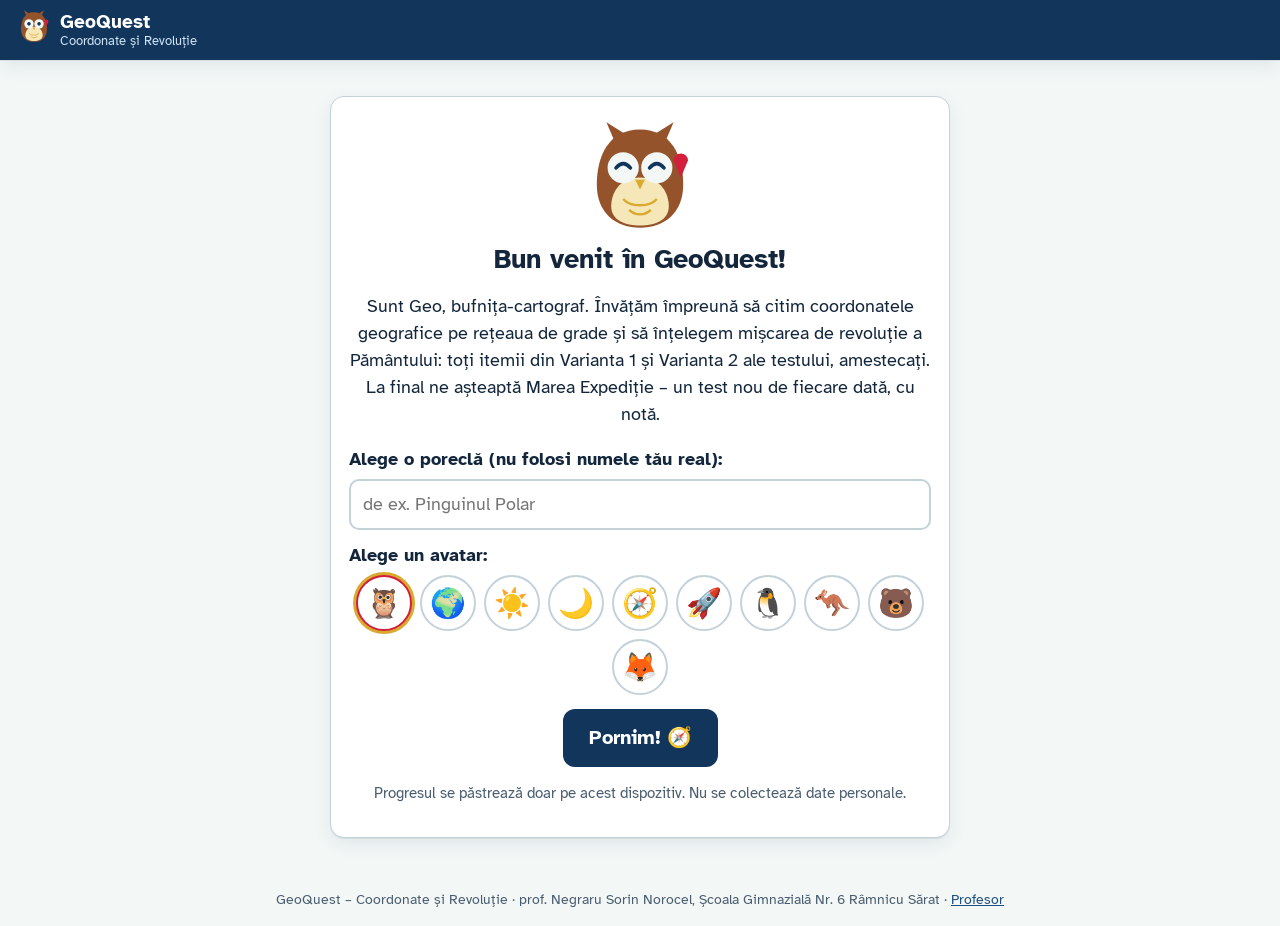
<file: index.html>
<!doctype html>
<html lang="ro">
<head>
  <meta charset="utf-8">
  <meta name="viewport" content="width=device-width, initial-scale=1, viewport-fit=cover">
  <title>GeoQuest – Coordonate și Revoluție</title>
  <meta name="description" content="Aplicație gamificată pentru clasa a V-a: coordonatele geografice pe rețeaua de grade și mișcarea de revoluție a Pământului.">
  <meta name="theme-color" content="#12355b">
  <link rel="manifest" href="manifest.json">
  <link rel="icon" href="assets/icon.svg" type="image/svg+xml">
  <link rel="apple-touch-icon" href="assets/icon-192.png">
  <link rel="preconnect" href="https://fonts.googleapis.com">
  <link rel="preconnect" href="https://fonts.gstatic.com" crossorigin>
  <link href="https://fonts.googleapis.com/css2?family=Atkinson+Hyperlegible:ital,wght@0,400;0,700;1,400&display=swap" rel="stylesheet">
  <link rel="stylesheet" href="css/style.css">
</head>
<body>
  <a class="sari" href="#app">Sari la conținut</a>
  <header id="antet" class="antet"></header>
  <main id="app" tabindex="-1" aria-live="polite">
    <p class="incarcare">Se încarcă rețeaua de grade… 🦉</p>
  </main>
  <footer class="subsol">
    GeoQuest – Coordonate și Revoluție · prof. Negraru Sorin Norocel, Școala Gimnazială Nr. 6 Râmnicu Sărat ·
    <a href="#/profesor">Profesor</a>
  </footer>
  <noscript><p style="padding:1rem">Aplicația are nevoie de JavaScript.</p></noscript>
  <script type="module" src="js/app.js"></script>
</body>
</html>
</file>
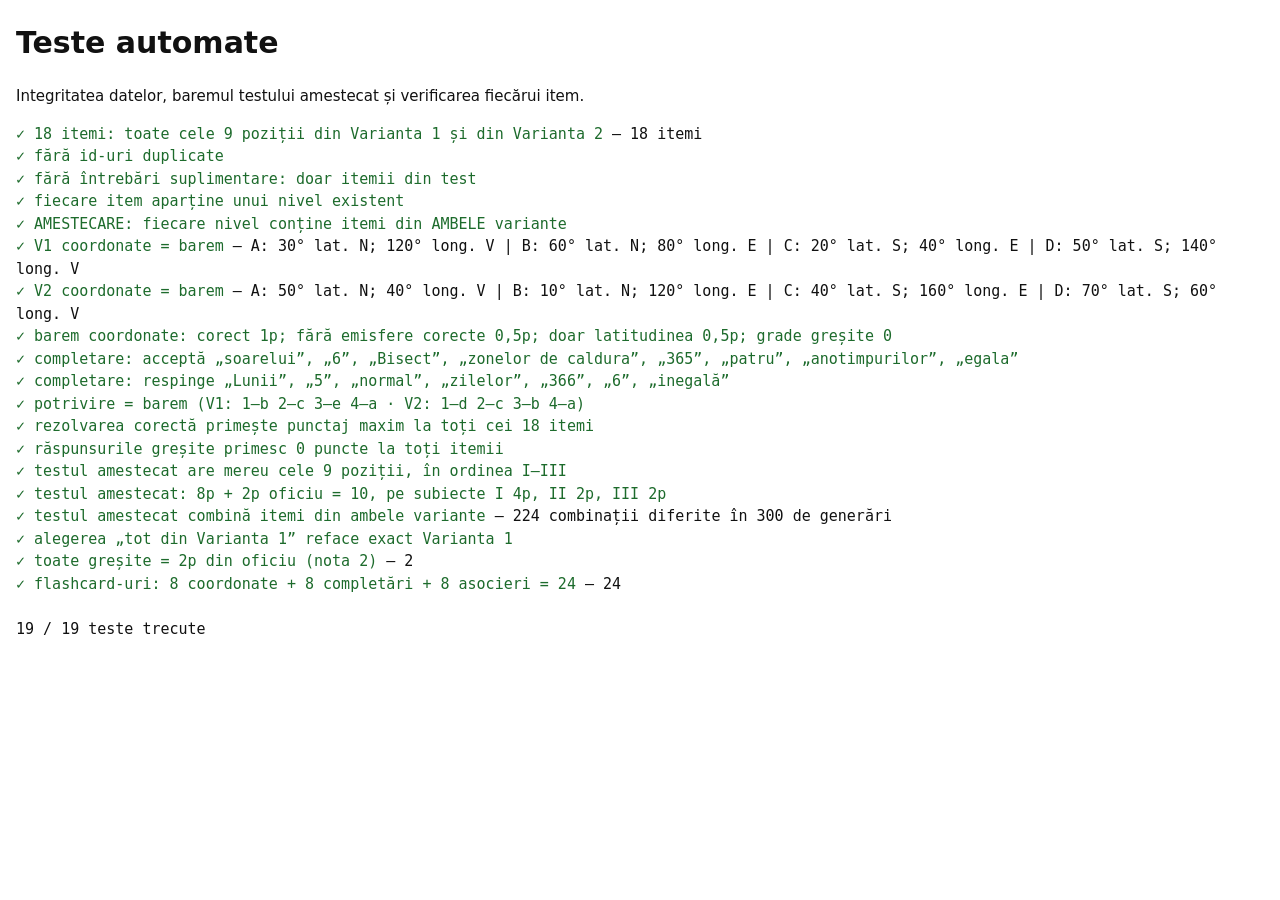
<file: tests/teste.html>
<!doctype html>
<html lang="ro"><head><meta charset="utf-8"><meta name="viewport" content="width=device-width, initial-scale=1"><title>Teste automate – GeoQuest Coordonate și Revoluție</title>
<style>body{font:15px/1.5 system-ui;margin:16px;background:#fff;color:#111}.ok{color:#1d6b2c}.nu{color:#b3261e;font-weight:700}pre{white-space:pre-wrap}</style></head>
<body><h1>Teste automate</h1><p>Integritatea datelor, baremul testului amestecat și verificarea fiecărui item.</p><pre id="out">Se rulează…</pre>
<script type="module">
import * as E from '../js/engine.js';
import { creeaza } from '../js/exercises.js';
import { construiesteTest } from '../js/expeditie.js';
const rez = []; const t = (nume, ok, info = '') => rez.push({ nume, ok: !!ok, info });
const SLOTURI = ['I-A', 'I-B', 'I-C', 'I-D', 'II-a', 'II-b', 'II-c', 'II-d', 'III'];
import { evalueazaCoordonate } from '../js/exercises.js';
import { sePotriveste } from '../js/normalize.js';
try {
  await E.incarcaDate();
  const toate = E.toateIntrebarile();
  // 1. integritate
  const ID = [1, 2].flatMap(n => SLOTURI.map(s => `V${n}-${s}`));
  t('18 itemi: toate cele 9 poziții din Varianta 1 și din Varianta 2', ID.every(id => E.D.teste.some(q => q.id === id)) && E.D.teste.length === 18, `${E.D.teste.length} itemi`);
  t('fără id-uri duplicate', new Set(toate.map(q => q.id)).size === toate.length);
  t('fără întrebări suplimentare: doar itemii din test', E.D.extra.length === 0 && toate.every(q => q.origine === 'test'));
  const niv = E.D.taramuri.flatMap(x => x.niveluri.map(n => n.id));
  t('fiecare item aparține unui nivel existent', toate.every(q => niv.includes(q.nivel)));
  t('AMESTECARE: fiecare nivel conține itemi din AMBELE variante', niv.every(n => new Set(E.intrebariNivel(n).map(q => q.test)).size === 2));
  // 2. coordonatele din barem
  const bar = (v) => E.D.teste.filter(q => q.tip === 'coordonate' && q.test === v).map(q => q.punct + ': ' + q.raspuns).join(' | ');
  t('V1 coordonate = barem', bar(1) === 'A: 30° lat. N; 120° long. V | B: 60° lat. N; 80° long. E | C: 20° lat. S; 40° long. E | D: 50° lat. S; 140° long. V', bar(1));
  t('V2 coordonate = barem', bar(2) === 'A: 50° lat. N; 40° long. V | B: 10° lat. N; 120° long. E | C: 40° lat. S; 160° long. E | D: 70° lat. S; 60° long. V', bar(2));
  const qa = E.D.teste.find(q => q.id === 'V1-I-A');
  t('barem coordonate: corect 1p; fără emisfere corecte 0,5p; doar latitudinea 0,5p; grade greșite 0', evalueazaCoordonate(qa, { lat: 30, ns: 'N', lon: 120, ev: 'V' }) === 1 && evalueazaCoordonate(qa, { lat: 30, ns: 'S', lon: 120, ev: 'E' }) === .5 && evalueazaCoordonate(qa, { lat: 30, ns: 'N', lon: 100, ev: 'V' }) === .5 && evalueazaCoordonate(qa, { lat: 40, ns: 'N', lon: 100, ev: 'V' }) === 0);
  // 3. completare: răspunsuri acceptate
  const acc = (id, r) => sePotriveste(r, E.D.teste.find(q => q.id === id).raspunsuri_acceptate);
  t('completare: acceptă „soarelui”, „6”, „Bisect”, „zonelor de caldura”, „365”, „patru”, „anotimpurilor”, „egala”',
    acc('V1-II-a', 'soarelui') && acc('V1-II-b', '6') && acc('V1-II-c', 'Bisect') && acc('V1-II-d', 'zonelor de caldura') && acc('V2-II-a', '365') && acc('V2-II-b', 'patru') && acc('V2-II-c', 'anotimpurilor') && acc('V2-II-c', 'zonelor de căldură') && acc('V2-II-d', 'egala'));
  t('completare: respinge „Lunii”, „5”, „normal”, „zilelor”, „366”, „6”, „inegală”',
    !acc('V1-II-a', 'Lunii') && !acc('V1-II-b', '5') && !acc('V1-II-c', 'normal') && !acc('V1-II-d', 'zilelor') && !acc('V2-II-a', '366') && !acc('V2-II-b', '6') && !acc('V2-II-d', 'inegală'));
  t('potrivire = barem (V1: 1–b 2–c 3–e 4–a · V2: 1–d 2–c 3–b 4–a)', [1, 2].map(v => { const q = E.D.teste.find(x => x.id === `V${v}-III`); return [0, 1, 2, 3].map(i => 'abcde'[q.perechi[i]]).join(''); }).join('|') === 'bcea|dcba');
  // 4. rezolvarea corectă = punctaj maxim, greșită = 0
  const rele = [];
  for (const q of toate) { const c = creeaza(q, {}); const v = c.evalueaza(c._rezolva()); if (Math.abs(v - 1) > 1e-9) rele.push(q.id + '=' + v); }
  t('rezolvarea corectă primește punctaj maxim la toți cei ' + toate.length + ' itemi', !rele.length, rele.join(', '));
  const gresit = (q) => {
    switch (q.tip) {
      case 'coordonate': return { lat: (Math.abs(q.lat) + 10) % 100, ns: q.lat > 0 ? 'S' : 'N', lon: (Math.abs(q.lon) + 20) % 200, ev: q.lon > 0 ? 'V' : 'E' };
      case 'completare': return 'xyz';
      case 'potrivire': return Object.fromEntries(q.coloanaA.map((_, i) => [i, (q.perechi[i] + 1) % q.coloanaB.length === q.perechi[i] ? 0 : [0, 1, 2, 3, 4].find(j => j !== q.perechi[i])]));
    }
  };
  const nuZero = toate.filter(q => { const c = creeaza(q, {}); return c.evalueaza(gresit(q)) !== 0; }).map(q => q.id);
  t('răspunsurile greșite primesc 0 puncte la toți itemii', !nuZero.length, nuZero.join(', '));
  // 5. testul amestecat
  const pePS = (it) => { const o = {}; for (const q of it) o[q.subiect] = (o[q.subiect] || 0) + q.puncte; return o; };
  let okBarem = true, okStruct = true, okMix = false, combinatii = new Set();
  for (let k = 0; k < 300; k++) {
    const it = construiesteTest();
    combinatii.add(it.map(q => q.test).join(''));
    if (it.length !== 9 || it.map(q => q.slot).join() !== SLOTURI.join()) okStruct = false;
    const max = it.reduce((a, q) => a + q.puncte, 0);
    const perfect = it.reduce((a, q) => { const c = creeaza(q, {}); return a + q.puncte * c.evalueaza(c._rezolva()); }, 0) + E.D.test.oficiu;
    if (max !== 8 || Math.abs(perfect - 10) > 1e-9 || JSON.stringify(pePS(it)) !== JSON.stringify({ I: 4, II: 2, III: 2 })) okBarem = false;
    if (new Set(it.map(q => q.test)).size === 2) okMix = true;
  }
  t('testul amestecat are mereu cele 9 poziții, în ordinea I–III', okStruct);
  t('testul amestecat: 8p + 2p oficiu = 10, pe subiecte I 4p, II 2p, III 2p', okBarem);
  t('testul amestecat combină itemi din ambele variante', okMix && combinatii.size > 100, `${combinatii.size} combinații diferite în 300 de generări`);
  const doar1 = construiesteTest((s, v) => v.find(q => q.test === 1));
  t('alegerea „tot din Varianta 1” reface exact Varianta 1', doar1.every(q => q.test === 1) && doar1.length === 9);
  const toateGresite = doar1.reduce((a, q) => { const c = creeaza(q, {}); return a + q.puncte * c.evalueaza(gresit(q)); }, 0) + E.D.test.oficiu;
  t('toate greșite = 2p din oficiu (nota 2)', toateGresite === 2, String(toateGresite));
  // 6. flashcard-uri
  const cd = E.carduri();
  t('flashcard-uri: 8 coordonate + 8 completări + 8 asocieri = 24', cd.length === 24, String(cd.length));
} catch (e) { t('excepție', false, e.stack || e.message); }
window.__rezultat = rez;
document.getElementById('out').innerHTML = rez.map(r => `<span class="${r.ok ? 'ok' : 'nu'}">${r.ok ? '✓' : '✗'} ${r.nume}</span>${r.info ? ' — ' + r.info : ''}`).join('\n') + `\n\n${rez.filter(r => r.ok).length} / ${rez.length} teste trecute`;
</script></body></html>
</file>
<file: css/style.css>
/* GeoQuest – Coordonate și Revoluție (clasa a V-a). Paleta GeoQuest: munte, podiș, câmpie, apă. */
:root {
  --mare: #12355b; --mare-2: #1e4f80; --apa: #d7e9f2; --campie: #4f8f4a; --campie-pal: #dcebd2;
  --podis: #d9a930; --podis-pal: #f6e7b8; --munte: #94532a; --munte-pal: #f3e3d6; --pion: #d21f3c;
  --hartie: #f3f7f6; --hartie-geo: #f3f7f6; --suprafata: #ffffff; --text: #13263b; --text-2: #4a5d70; --linie: #c3d1d9;
  --ok: #2d7a3e; --ok-pal: #e3f2e5; --gresit: #b3261e; --gresit-pal: #fbe7e5;
  --umbra: 0 1px 0 rgba(18, 53, 91, .08), 0 6px 18px rgba(18, 53, 91, .08);
  --raza: 14px; --font: 'Atkinson Hyperlegible', system-ui, -apple-system, 'Segoe UI', Roboto, sans-serif;
  --tinta: 48px; --fs: 18px; color-scheme: light;
}
@media (prefers-color-scheme: dark) {
  :root:not([data-theme="light"]) {
    --mare: #9cc7ea; --mare-2: #6fa8d6; --apa: #16324d; --campie: #7fbf72; --campie-pal: #1f3a24; --podis: #e7c25a; --podis-pal: #3d3417;
    --munte: #d9946a; --munte-pal: #3a2a20; --pion: #ff6b7f; --hartie: #0d1e30; --hartie-geo: #f3f7f6; --suprafata: #142a40; --text: #e8f0f6; --text-2: #a9bccb;
    --linie: #2b4560; --ok: #6fcf86; --ok-pal: #173a22; --gresit: #ff8a80; --gresit-pal: #43201e; color-scheme: dark;
  }
}
:root[data-theme="dark"] {
  --mare: #9cc7ea; --mare-2: #6fa8d6; --apa: #16324d; --campie: #7fbf72; --campie-pal: #1f3a24; --podis: #e7c25a; --podis-pal: #3d3417;
  --munte: #d9946a; --munte-pal: #3a2a20; --pion: #ff6b7f; --hartie: #0d1e30; --hartie-geo: #f3f7f6; --suprafata: #142a40; --text: #e8f0f6; --text-2: #a9bccb;
  --linie: #2b4560; --ok: #6fcf86; --ok-pal: #173a22; --gresit: #ff8a80; --gresit-pal: #43201e; color-scheme: dark;
}
:root[data-text-mare] { --fs: 22px; --tinta: 56px; }
:root[data-proiectie] { --fs: 26px; --tinta: 64px; --text: #000; --text-2: #222; --hartie: #fff; --suprafata: #fff; --linie: #333; --mare: #0b2540; color-scheme: light; }

* { box-sizing: border-box; }
html { -webkit-text-size-adjust: 100%; }
body { margin: 0; background: var(--hartie); color: var(--text); font: var(--fs)/1.5 var(--font); min-height: 100vh; display: flex; flex-direction: column; overflow-x: hidden; }
main:focus, main:focus-visible { outline: none !important; }
main { flex: 1; width: 100%; max-width: 980px; margin: 0 auto; padding: 16px; outline: none; }
:root[data-proiectie] main { max-width: 1500px; }
a { color: var(--mare-2); }
h1, h2, h3 { line-height: 1.2; margin: .3em 0 .5em; }
.sari { position: absolute; left: -999px; } .sari:focus { left: 8px; top: 8px; background: var(--suprafata); padding: 8px; z-index: 9; }
.incarcare { text-align: center; padding: 3rem 0; }
.mic, small { font-size: .82em; color: var(--text-2); }

/* antet */
.antet { position: sticky; top: 0; z-index: 5; display: flex; align-items: center; justify-content: space-between; gap: 8px; padding: 8px 16px; background: var(--mare); color: #fff; box-shadow: var(--umbra); }
.antet .logo { display: flex; align-items: center; gap: 8px; color: #fff; text-decoration: none; }
.antet .logo b { display: block; font-size: 1.05em; } .antet .logo small { color: #cfe3f5; display: block; font-size: .72em; margin-top: -4px; }
.stat-antet { display: flex; gap: 6px; align-items: center; }
.pastila { background: rgba(255,255,255,.14); color: #fff; padding: 4px 10px; border-radius: 999px; text-decoration: none; font-size: .82em; white-space: nowrap; min-height: 36px; display: inline-flex; align-items: center; }
.pastila.avatar { font-size: 1.2em; padding: 2px 8px; }
@media (max-width: 520px) { .ascuns-mic { display: none; } .antet .logo small { display: none; } }
.subsol { text-align: center; font-size: .75em; color: var(--text-2); padding: 16px; }

/* elemente comune */
.card { background: var(--suprafata); border: 1px solid var(--linie); border-radius: var(--raza); box-shadow: var(--umbra); padding: 18px; margin: 12px 0; }
.btn { appearance: none; border: 0; background: var(--mare); color: #fff; font: inherit; font-weight: 700; padding: 10px 18px; min-height: var(--tinta); border-radius: 12px; cursor: pointer; text-decoration: none; display: inline-flex; align-items: center; justify-content: center; gap: 6px; text-align: center; }
:root[data-theme="dark"] .btn, .btn { }
@media (prefers-color-scheme: dark) { :root:not([data-theme="light"]):not([data-proiectie]) .btn { background: #2e6aa3; } }
.btn:hover { filter: brightness(1.1); } .btn:disabled { opacity: .45; cursor: not-allowed; }
.btn.sec { background: transparent; color: var(--mare-2); border: 2px solid currentColor; }
.btn.mic { min-height: 40px; padding: 6px 12px; font-size: .85em; }
.btn.mare { font-size: 1.1em; padding: 14px 26px; }
.btn.pericol { background: var(--gresit); }
.btn input[type=file] { display: none; }
.rand-butoane { display: flex; flex-wrap: wrap; gap: 10px; justify-content: flex-end; margin-top: 14px; }
.rand-butoane.stanga { justify-content: flex-start; }
.camp { font: inherit; width: 100%; padding: 10px 12px; min-height: var(--tinta); border: 2px solid var(--linie); border-radius: 10px; background: var(--suprafata); color: var(--text); }
.camp:focus, .btn:focus-visible, button:focus-visible, a:focus-visible, [tabindex]:focus-visible { outline: 3px solid var(--podis); outline-offset: 2px; }
.camp.corect { border-color: var(--ok); background: var(--ok-pal); } .camp.gresit { border-color: var(--gresit); background: var(--gresit-pal); }
.eticheta { display: block; font-weight: 700; margin: 12px 0 6px; } .eticheta .camp { margin-top: 6px; font-weight: 400; }
.pesmet { margin: 4px 0 8px; } .pesmet a { text-decoration: none; font-weight: 700; display: inline-flex; min-height: 40px; align-items: center; }
.titlu-sectiune { font-size: 1.35em; }

/* Geo */
.geo-spune { display: flex; gap: 10px; align-items: flex-start; margin: 10px 0; }
.geo-avatar { flex: none; }
.geo-bula { background: var(--podis-pal); border-radius: 14px; padding: 10px 14px; position: relative; flex: 1; }
.geo-bula::before { content: ''; position: absolute; left: -8px; top: 18px; border: 8px solid transparent; border-right-color: var(--podis-pal); border-left: 0; }
.geo-mare { display: flex; justify-content: center; }

/* start */
.start { text-align: center; max-width: 620px; margin: 20px auto; }
.start .eticheta { text-align: left; }
.avatare { display: flex; flex-wrap: wrap; gap: 8px; justify-content: center; margin: 6px 0 14px; }
.avatar-btn { font-size: 1.6em; width: 56px; height: 56px; border-radius: 50%; border: 2px solid var(--linie); background: var(--suprafata); cursor: pointer; }
.avatar-btn[aria-pressed="true"] { border-color: var(--pion); box-shadow: 0 0 0 3px var(--podis); }

/* tărâmuri */
.taramuri { display: grid; grid-template-columns: repeat(auto-fit, minmax(200px, 1fr)); gap: 12px; }
.taram { position: relative; display: flex; flex-direction: column; gap: 4px; padding: 16px; border-radius: var(--raza); background: var(--suprafata); border: 2px solid var(--linie); border-top: 8px solid var(--c); text-decoration: none; color: var(--text); box-shadow: var(--umbra); transition: transform .15s; }
.taram:hover { transform: translateY(-3px); }
.taram .icon { font-size: 2em; } .taram .nr { font-size: .75em; text-transform: uppercase; letter-spacing: .06em; color: var(--text-2); }
.taram.boss { background: linear-gradient(135deg, var(--suprafata), var(--apa)); }
.taram.blocat { opacity: .7; filter: grayscale(.6); }
.progres { display: block; height: 10px; border-radius: 6px; background: var(--linie); overflow: hidden; }
.progres > span { display: block; height: 100%; background: linear-gradient(90deg, var(--podis), var(--campie)); }
.progres.lat { height: 14px; margin: 8px 0; }
.actiuni { display: grid; grid-template-columns: repeat(auto-fit, minmax(150px, 1fr)); gap: 10px; }
.actiuni.doua { grid-template-columns: repeat(auto-fit, minmax(160px, 1fr)); margin-bottom: 8px; }
.actiune { display: flex; flex-direction: column; gap: 2px; padding: 14px; border-radius: var(--raza); background: var(--suprafata); border: 1px solid var(--linie); text-decoration: none; color: var(--text); box-shadow: var(--umbra); min-height: var(--tinta); }
.actiune > span { font-size: 1.6em; }

.cap-taram { display: flex; align-items: center; gap: 12px; border-left: 8px solid var(--c); padding-left: 12px; }
.cap-taram .icon { font-size: 2.2em; }
.niveluri { list-style: none; padding: 0; display: grid; gap: 10px; }
.nivel { display: flex; align-items: center; gap: 12px; padding: 12px 14px; border-radius: var(--raza); background: var(--suprafata); border: 1px solid var(--linie); text-decoration: none; color: var(--text); min-height: 64px; box-shadow: var(--umbra); }
.nr-nivel { width: 40px; height: 40px; border-radius: 50%; background: var(--mare); color: #fff; display: grid; place-items: center; font-weight: 700; flex: none; }
.tn { flex: 1; display: flex; flex-direction: column; }
.stele { color: #e0a800; font-size: 1.25em; letter-spacing: 2px; white-space: nowrap; } .stele .gol { color: var(--linie); }
.stele.mari { font-size: 2.6em; margin: 0; }

/* fișe */
.fisa { border-top: 8px solid var(--c); } .fisa ul { padding-left: 1.2em; } .fisa li { margin: 8px 0; }

/* întrebare */
.titlu-nivel { font-size: 1.2em; }
.bara-progres { height: 12px; background: var(--linie); border-radius: 8px; overflow: hidden; margin: 6px 0; }
.bara-progres span { display: block; height: 100%; background: var(--campie); transition: width .3s; }
.meta-q { display: flex; flex-wrap: wrap; gap: 6px; margin-bottom: 6px; }
.eticheta-tip, .eticheta-test, .eticheta-rep { font-size: .75em; padding: 2px 10px; border-radius: 999px; background: var(--apa); color: var(--text); font-weight: 700; }
.eticheta-test { background: var(--podis-pal); } .eticheta-rep { background: var(--gresit-pal); }
.enunt { font-size: 1.15em; }
.instr { color: var(--text-2); font-size: .9em; margin: 4px 0 10px; }
.variante { display: grid; gap: 8px; } .variante.doua { grid-template-columns: 1fr 1fr; }
.varianta { text-align: left; font: inherit; color: var(--text); background: var(--suprafata); border: 2px solid var(--linie); border-radius: 12px; padding: 10px 14px; min-height: var(--tinta); cursor: pointer; }
.varianta.af { text-align: center; font-weight: 700; }
.varianta .litera { font-weight: 700; color: var(--mare-2); }
.varianta[aria-pressed="true"] { border-color: var(--mare-2); background: var(--apa); box-shadow: inset 0 0 0 1px var(--mare-2); }
.corect, .varianta.corect { border-color: var(--ok) !important; background: var(--ok-pal) !important; }
.corect::after { content: ' ✓'; color: var(--ok); font-weight: 700; }
.gresit, .varianta.gresit { border-color: var(--gresit) !important; background: var(--gresit-pal) !important; }
.gresit::after { content: ' ✗'; color: var(--gresit); font-weight: 700; }
.ratat { border-style: dashed !important; border-color: var(--ok) !important; }
.eliminat { opacity: .35; text-decoration: line-through; }
.lacunar { font-size: 1.15em; font-weight: 700; } .lacunar .gol { color: var(--pion); }

/* potrivire */
.potrivire { display: grid; grid-template-columns: 1fr 1fr; gap: 12px; }
@media (max-width: 560px) { .potrivire { grid-template-columns: 1fr; } }
.potrivire .col { display: grid; gap: 8px; align-content: start; }
.potrivire h4 { margin: 0; text-align: center; }
.pot-a, .pot-b { font: inherit; text-align: left; color: var(--text); background: var(--suprafata); border: 2px solid var(--linie); border-left: 10px solid var(--c, transparent); border-radius: 10px; padding: 8px 10px; min-height: var(--tinta); cursor: pointer; }
.pot-a.activ { box-shadow: 0 0 0 3px var(--podis); }
.pot-a .nr, .pot-b .nr { font-weight: 700; color: var(--mare-2); } .leg { font-weight: 700; color: var(--pion); }

/* hartă */
.harta { position: relative; width: 100%; max-width: 900px; margin: 8px auto; border-radius: 12px; overflow: hidden; border: 1px solid var(--linie); background: #fff; touch-action: manipulation; }
.harta.mica { max-width: 640px; }
.harta img { display: block; width: 100%; height: auto; user-select: none; -webkit-user-select: none; }
.harta-strat { position: absolute; inset: 0; width: 100%; height: 100%; }
.regiune polygon { fill: transparent; stroke: transparent; stroke-width: 4; }
.regiune[role="button"] { cursor: pointer; }
.regiune[role="button"]:hover polygon, .regiune:focus polygon { fill: rgba(255, 220, 80, .35); stroke: #12355b; }
.regiune:focus { outline: none; }
.regiune.evidentiata polygon { fill: rgba(210, 31, 60, .32); stroke: #d21f3c; stroke-width: 6; }
.regiune.aleasa polygon { fill: rgba(30, 79, 128, .45); stroke: #12355b; stroke-width: 7; }
.regiune.corect polygon { fill: rgba(45, 122, 62, .5); stroke: #1d5a2b; stroke-width: 7; }
.regiune.gresit polygon { fill: rgba(179, 38, 30, .45); stroke: #b3261e; stroke-width: 7; }
.regiune.corect::after, .regiune.gresit::after { content: none; }
.eticheta-litera circle { fill: #fff; stroke: #d21f3c; stroke-width: 6; }
.eticheta-litera text { font: 700 48px var(--font); text-anchor: middle; fill: #d21f3c; }
.calibrare { fill: rgba(255, 200, 0, .25); stroke: #d21f3c; stroke-width: 4; }
.grila-select { display: grid; gap: 8px; grid-template-columns: repeat(auto-fit, minmax(220px, 1fr)); }
.rand-select { display: flex; align-items: center; gap: 8px; } .rand-select .camp { flex: 1; }

/* selecții, comparare, ordonare */
.varianta.bifa[aria-pressed="true"]::before { content: '☑ '; }
.venn .rand-comp { display: flex; flex-wrap: wrap; align-items: center; justify-content: space-between; gap: 8px; padding: 8px 10px; border: 2px solid var(--linie); border-radius: 10px; margin: 6px 0; background: var(--suprafata); }
.rand-comp .af-text { flex: 1 1 260px; } .rand-comp .bt { display: flex; gap: 6px; }
.mini { font: inherit; font-size: .82em; min-height: 40px; min-width: 40px; padding: 4px 10px; border-radius: 8px; border: 2px solid var(--linie); background: var(--suprafata); color: var(--text); cursor: pointer; }
.mini.as[aria-pressed="true"] { background: var(--ok-pal); border-color: var(--ok); font-weight: 700; }
.mini.de[aria-pressed="true"] { background: var(--podis-pal); border-color: var(--podis); font-weight: 700; }
.bloc h4 { margin: 10px 0 6px; }
.rand-ce { display: flex; flex-wrap: wrap; gap: 8px; align-items: center; padding: 6px 0; border-bottom: 1px solid var(--linie); }
.rand-ce label { flex: 1 1 200px; display: flex; align-items: center; gap: 8px; min-height: var(--tinta); }
.rand-ce input[type=checkbox] { width: 24px; height: 24px; }
.rand-ce .camp { flex: 1 1 220px; width: auto; }
.ordonare { list-style: none; padding: 0; margin: 0 0 10px; display: grid; gap: 6px; counter-reset: ord; }
.el-ord { display: flex; align-items: center; gap: 8px; background: var(--suprafata); border: 2px solid var(--linie); border-radius: 10px; padding: 6px 8px; }
.el-ord::before { counter-increment: ord; content: counter(ord) "."; font-weight: 700; color: var(--mare-2); min-width: 1.4em; }
.el-ord .txt { flex: 1; } .el-ord .sageti { display: inline-flex; gap: 6px; flex: none; }
.indicii { padding-left: 1.4em; font-weight: 700; } .indicii li { margin: 4px 0; }

/* feedback */
.feedback { margin-top: 12px; border-radius: 12px; padding: 4px 10px 10px; }
.feedback.ok { background: var(--ok-pal); } .feedback.nu { background: var(--gresit-pal); }
.feedback .geo-bula { background: var(--suprafata); } .feedback .geo-bula::before { border-right-color: var(--suprafata); }
.solutie { margin: 6px 0; } .sol { margin: 4px 0; padding-left: 1.2em; }
.sursa summary { cursor: pointer; font-size: .85em; color: var(--text-2); min-height: 32px; } .sursa p { font-style: italic; font-size: .9em; }
.xp-castigat { font-weight: 700; color: var(--ok); margin: 4px 0 0; }

/* final, insigne, profil */
.final { text-align: center; } .final .rand-butoane { justify-content: center; }
.insigne { display: grid; grid-template-columns: repeat(auto-fill, minmax(150px, 1fr)); gap: 10px; }
.insigna { display: flex; flex-direction: column; align-items: center; text-align: center; gap: 2px; padding: 12px; border-radius: var(--raza); background: var(--suprafata); border: 1px dashed var(--linie); opacity: .65; }
.insigna.castigata { opacity: 1; border: 2px solid var(--podis); background: var(--podis-pal); }
.insigna .ic { font-size: 2em; }
.insigne-noi { display: flex; flex-wrap: wrap; justify-content: center; gap: 8px; } .insigne-noi h3 { width: 100%; }
.profil { text-align: center; } .avatar-mare { font-size: 4em; } .rang { font-size: 1.15em; }
.ranguri { text-align: left; } .ranguri li { opacity: .55; margin: 4px 0; } .ranguri li.atins { opacity: 1; font-weight: 700; }

/* flashcard */
.leitner { display: flex; flex-wrap: wrap; gap: 6px; } .cutie { padding: 2px 10px; border-radius: 999px; background: var(--apa); font-size: .8em; }
.flashcard { display: grid; width: 100%; min-height: 240px; border: 0; padding: 0; background: none; cursor: pointer; perspective: 1000px; font: inherit; color: var(--text); }
.flashcard > div { grid-area: 1/1; display: flex; flex-direction: column; justify-content: center; gap: 10px; padding: 24px; border-radius: 18px; background: var(--suprafata); border: 2px solid var(--linie); box-shadow: var(--umbra); backface-visibility: hidden; transition: transform .5s; }
.flashcard .fata p { font-size: 1.2em; font-weight: 700; }
.flashcard .verso { transform: rotateY(180deg); background: var(--podis-pal); }
.flashcard .verso .raspuns { font-size: 1.3em; font-weight: 700; }
.flashcard.intors .fata { transform: rotateY(180deg); } .flashcard.intors .verso { transform: rotateY(360deg); }

/* setări / profesor */
.comutator { display: flex; gap: 12px; align-items: flex-start; padding: 10px 0; border-bottom: 1px solid var(--linie); cursor: pointer; }
.comutator input { width: 26px; height: 26px; flex: none; margin-top: 2px; } .comutator span { display: flex; flex-direction: column; }
.taburi { display: flex; flex-wrap: wrap; gap: 6px; } .taburi button { font: inherit; font-size: .85em; padding: 8px 12px; min-height: 44px; border-radius: 10px 10px 0 0; border: 1px solid var(--linie); background: var(--suprafata); color: var(--text); cursor: pointer; }
.taburi button[aria-selected="true"] { background: var(--mare); color: #fff; }
.filtre { display: flex; flex-wrap: wrap; gap: 8px; margin-bottom: 10px; } .filtre .camp { flex: 1 1 200px; width: auto; }
.lista-prof { display: grid; gap: 4px; max-height: 70vh; overflow: auto; }
.rand-prof { display: grid; grid-template-columns: 36px 110px 120px 1fr auto; gap: 8px; align-items: center; font-size: .8em; padding: 4px; border-bottom: 1px solid var(--linie); }
.rand-prof.inactiv { opacity: .45; } .rand-prof .id { font-family: monospace; } .rand-prof input { width: 22px; height: 22px; }
@media (max-width: 640px) { .rand-prof { grid-template-columns: 30px 1fr auto; } .rand-prof .id, .rand-prof .tip { display: none; } }
.cod { font-family: monospace; font-size: .75em; margin: 8px 0; }

/* expediție */
.cap-exp { display: flex; justify-content: space-between; align-items: center; gap: 8px; }
.ceas { font-weight: 700; background: var(--apa); padding: 4px 12px; border-radius: 999px; } .ceas.putin { background: var(--gresit-pal); color: var(--gresit); }
.nav-exp { display: flex; flex-wrap: wrap; gap: 4px; }
.pas { font: inherit; font-size: .75em; min-width: 44px; min-height: 40px; border-radius: 8px; border: 2px solid var(--linie); background: var(--suprafata); color: var(--text); cursor: pointer; }
.pas.facut { background: var(--campie-pal); border-color: var(--campie); } .pas.curent { border-color: var(--pion); box-shadow: 0 0 0 2px var(--podis); }
.nota { font-size: 1.6em; } .nota strong { font-size: 1.6em; color: var(--mare-2); }
.tabel-barem { margin: 10px auto; border-collapse: collapse; min-width: 260px; }
.tabel-barem th, .tabel-barem td { border: 1px solid var(--linie); padding: 6px 12px; } .tabel-barem .total { font-weight: 700; background: var(--apa); }
.gresite { text-align: left; } .item-gresit { border: 1px solid var(--linie); border-radius: 10px; padding: 8px 10px; margin: 6px 0; background: var(--suprafata); }
.item-gresit summary { cursor: pointer; font-size: .9em; }

/* mod clasă */
.echipe-config { display: grid; gap: 8px; margin: 8px 0; } .echipa-cfg { display: flex; align-items: center; gap: 8px; }
.echipa-cfg .punct { width: 22px; height: 22px; border-radius: 50%; background: var(--c); flex: none; }
.segment { display: inline-flex; border: 2px solid var(--mare-2); border-radius: 10px; overflow: hidden; }
.segment button { font: inherit; min-width: 56px; min-height: 44px; border: 0; background: var(--suprafata); color: var(--text); cursor: pointer; }
.segment button[aria-pressed="true"] { background: var(--mare-2); color: #fff; }
.scor-echipe { display: grid; grid-template-columns: repeat(auto-fit, minmax(140px, 1fr)); gap: 8px; }
.echipa { border-radius: 12px; padding: 8px 12px; background: var(--suprafata); border: 3px solid var(--c); display: flex; justify-content: space-between; align-items: center; }
.echipa.activa { background: var(--c); color: #fff; transform: scale(1.04); }
.echipa .pct { font-size: 1.5em; font-weight: 700; }
.centru { text-align: center; }
.roata { width: 220px; height: 220px; margin: 20px auto; border-radius: 50%; position: relative; background: conic-gradient(#94532a 0 72deg, #d9a930 72deg 144deg, #2d7a3e 144deg 216deg, #1e4f80 216deg 288deg, #0f766e 288deg 360deg); transition: transform 2.2s cubic-bezier(.2,.8,.2,1); border: 6px solid var(--mare); }
.roata span { position: absolute; left: 50%; top: 50%; width: 2.6em; height: 1.2em; margin: -.6em 0 0 -1.3em; text-align: center; font-size: 1.6em; font-weight: 700; color: #fff; transform: rotate(calc(var(--i) * var(--u, 72deg) + var(--u, 72deg) / 2)) translate(0, -72px); }
.rez-roata { font-size: 1.3em; font-weight: 700; }
.podium { list-style: none; padding: 0; font-size: 1.3em; } .podium li { margin: 8px 0; border-left: 10px solid var(--c); padding-left: 10px; text-align: left; }

/* modal, toast, confetti */
.modal-fundal { position: fixed; inset: 0; background: rgba(0,0,0,.45); display: grid; place-items: center; z-index: 20; padding: 16px; }
.modal { background: var(--suprafata); border-radius: var(--raza); padding: 18px; width: min(760px, 100%); max-height: 90vh; overflow: auto; }
.toast { position: fixed; left: 50%; bottom: 24px; transform: translate(-50%, 140%); background: var(--mare); color: #fff; padding: 10px 18px; border-radius: 12px; z-index: 30; transition: transform .25s; max-width: calc(100vw - 32px); text-align: center; }
.toast.vizibil { transform: translate(-50%, 0); } .toast-ok { background: var(--ok); }
.confetti { position: fixed; inset: 0; pointer-events: none; z-index: 25; overflow: hidden; }
.confetti span { position: absolute; top: -40px; animation: cade 2.2s ease-in forwards; }
@keyframes cade { to { transform: translateY(110vh) rotate(540deg); opacity: .6; } }
@media (prefers-reduced-motion: reduce) { *, *::before, *::after { transition: none !important; animation: none !important; } }

/* ---------- Expediția Asia: hărțile din teste */
.harta-test { display: grid; gap: 12px; align-items: start; }
@media (min-width: 900px) { .harta-test { grid-template-columns: minmax(0, 1.15fr) minmax(0, 1fr); } .harta-test .grila-select { grid-template-columns: 1fr; } }
.harta-test .harta { max-width: 560px; margin: 0 auto; }
:root[data-proiectie] .harta-test .harta { max-width: 720px; }
.inel { fill: rgba(255, 214, 10, .18); stroke: var(--pion); stroke-width: 7; }
.inel.activ { stroke-width: 9; animation: puls 1.6s ease-in-out infinite; transform-box: fill-box; transform-origin: center; }
.inel.corect { stroke: #1d6b2c; fill: rgba(45, 122, 62, .25); } .inel.gresit { stroke: #b3261e; fill: rgba(179, 38, 30, .25); }
@keyframes puls { 50% { transform: scale(1.18); } }
.marcaj { display: inline-grid; place-items: center; width: 38px; height: 38px; border-radius: 50%; border: 3px solid var(--pion); background: var(--suprafata); flex: none; }
.harta.decupat { max-width: 520px; background: #fff; }
.harta.decupat svg { display: block; width: 100%; height: auto; }
.flashcard .card-harta { margin: 0 auto; pointer-events: none; }
.harti-prof { display: grid; gap: 16px; grid-template-columns: repeat(auto-fit, minmax(260px, 1fr)); }
.harti-prof .harta { max-width: 520px; }
/* ---------- comparare climatică */
.tabel-comp .criteriu { border: 2px solid var(--linie); border-radius: 12px; padding: 4px 10px 8px; margin: 10px 0; }
.tabel-comp legend { font-weight: 700; padding: 0 6px; color: var(--mare-2); }
.mini.z0[aria-pressed="true"] { background: var(--apa); border-color: var(--mare-2); font-weight: 700; }
.mini.z1[aria-pressed="true"] { background: var(--podis-pal); border-color: var(--podis); font-weight: 700; }
.sol-comp td, .sol-comp th { text-align: left; vertical-align: top; }
.tabel-barem.sol-comp { width: 100%; font-size: .92em; }

/* ---------- Rețeaua de grade (coordonate geografice) */
.coord { display: grid; gap: 12px; align-items: start; }
@media (min-width: 900px) { .coord { grid-template-columns: minmax(0, 1.6fr) minmax(0, 1fr); } }
.retea { width: 100%; max-width: 820px; margin: 0 auto; background: #fff; border: 1px solid var(--linie); border-radius: 12px; padding: 4px; }
.retea-svg { display: block; width: 100%; height: auto; font-family: var(--font); }
.retea .fond { fill: #f7fbfd; }
.retea .linii line { stroke: #6b7c8c; stroke-width: .35; }
.retea .linii line.gros { stroke: #0b2540; stroke-width: 1.3; }
.retea .etichete text { font-size: 7px; font-weight: 700; fill: #13263b; }
.retea .etichete text.tare { font-size: 7.4px; }
.retea .etichete text.halo { paint-order: stroke; stroke: #f7fbfd; stroke-width: 2.5px; }
.retea .etichete text.em { font-weight: 400; font-size: 6.4px; fill: #4a5d70; }
.retea .punct .x { stroke: #13263b; stroke-width: 1.4; stroke-linecap: round; }
.retea .punct .lit { font-size: 10px; font-weight: 700; fill: #13263b; paint-order: stroke; stroke: #fff; stroke-width: 2px; }
.retea .punct.pasiv { opacity: .35; }
.retea .punct.activ .x { stroke: var(--pion, #d21f3c); stroke-width: 1.8; }
.retea .punct.activ .lit { fill: #d21f3c; font-size: 12px; }
.retea .punct.activ .inel { fill: none; stroke: #d21f3c; stroke-width: 1; animation: puls 1.6s ease-in-out infinite; transform-box: fill-box; transform-origin: center; }
@keyframes puls { 50% { transform: scale(1.35); opacity: .45; } }
@media (prefers-reduced-motion: reduce) { .retea .punct.activ .inel { animation: none; } }
.retea .ghidaje line { stroke: #d21f3c; stroke-width: .9; stroke-dasharray: 2.2 1.8; }
.raspuns-coord { display: grid; gap: 10px; align-content: start; }
.rand-coord { display: flex; flex-wrap: wrap; align-items: center; gap: 8px; padding: 10px; border: 2px solid var(--linie); border-radius: 12px; background: var(--suprafata); }
.rand-coord > strong { flex: 1 0 100%; }
.rand-coord .camp.grade { width: auto; min-width: 5.5em; flex: 0 0 auto; }
.rand-coord.corect { border-color: var(--ok); background: var(--ok-pal); }
.rand-coord.gresit { border-color: var(--gresit); background: var(--gresit-pal); }
.em-seg { display: inline-flex; gap: 6px; }
.mini.em { min-width: var(--tinta); font-weight: 700; font-size: 1.05em; }
.mini.em[aria-pressed="true"] { background: var(--mare-2); color: #fff; border-color: var(--mare-2); }
.flashcard .retea { max-width: 520px; pointer-events: none; }
.retele-prof { display: grid; gap: 16px; }
.retea { position: relative; }
.retea-derulare { overflow-x: auto; -webkit-overflow-scrolling: touch; }
.retea.marit .retea-svg { width: 230%; max-width: none; }
.retea-zoom { position: absolute; right: 8px; bottom: 8px; background: rgba(255,255,255,.92); color: #13263b; }
@media (min-width: 900px) { .retea-zoom { display: none; } }
[hidden] { display: none !important; }
</file>
